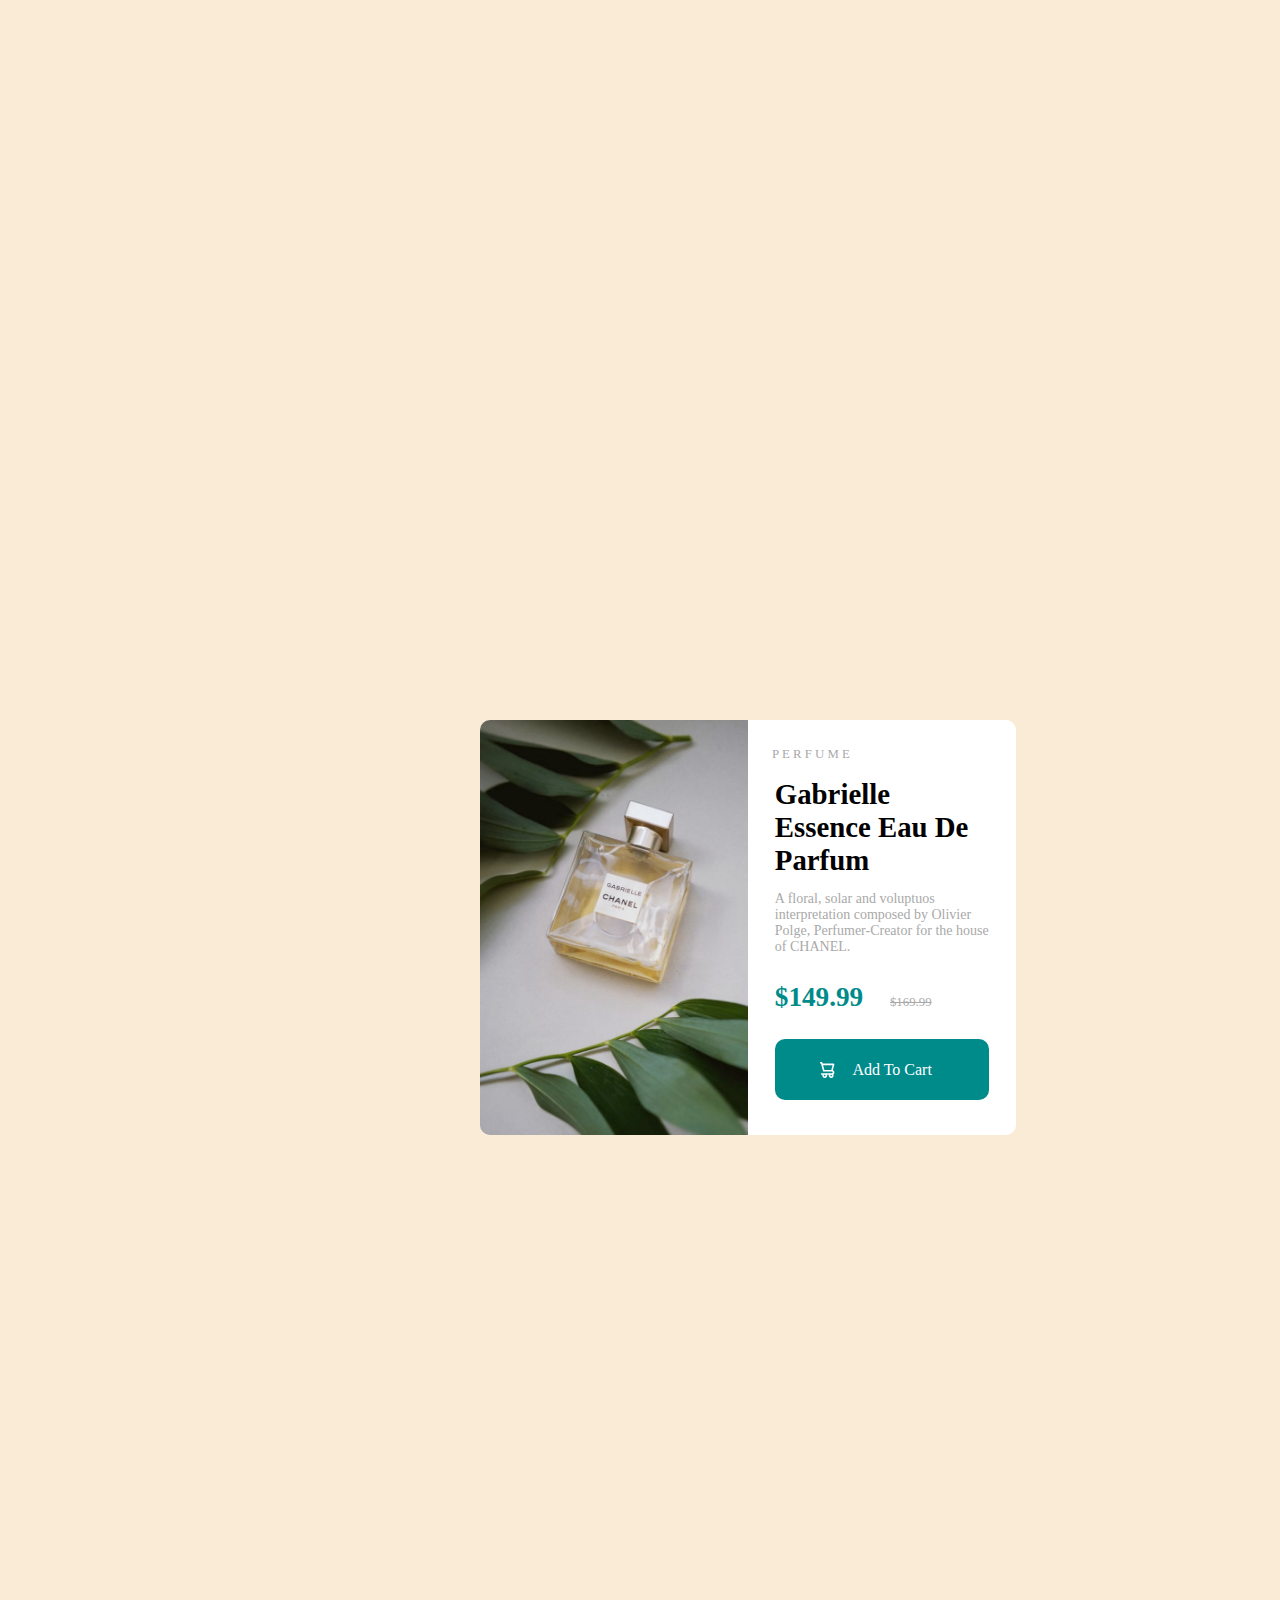
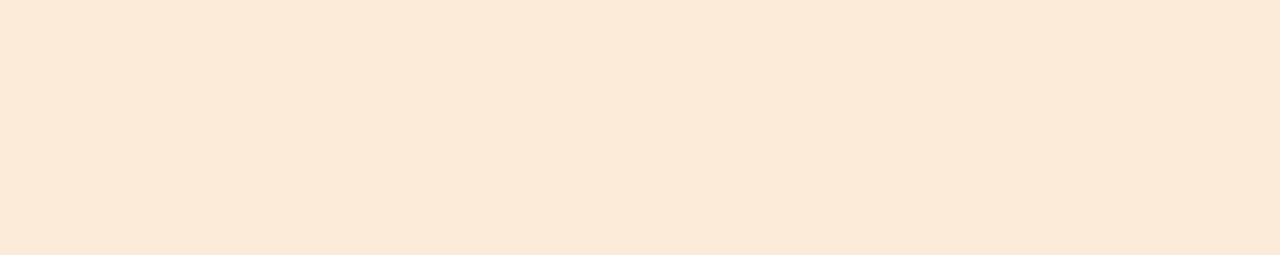
<file: index.html>
<html>
    <head>
        <title>Product preview card component</title>
        <link rel = "stylesheet" href = "ppcc.css" />
    </head>
    <body>
        <div class = "product">
            <ul>
                <img src = "image-product-desktop.jpg" id = "image">
                <div id="text">
                    <li id ="perfume">P E R F U M E</li>
                    <li id = "bold">Gabrielle Essence Eau De Parfum</li>
                    <p>A floral, solar and voluptuos interpretation composed by Olivier Polge, Perfumer-Creator for the house of CHANEL.</p>
                    <div id = "price">
                        <li id = "new">$149.99</li>
                        <li id = "old">$169.99</li>
                    </div>
                    <ul id = "cart">
                        <svg width="15" height="16" xmlns="http://www.w3.org/2000/svg"><path d="M14.383 10.388a2.397 2.397 0 0 0-1.518-2.222l1.494-5.593a.8.8 0 0 0-.144-.695.8.8 0 0 0-.631-.28H2.637L2.373.591A.8.8 0 0 0 1.598 0H0v1.598h.983l1.982 7.4a.8.8 0 0 0 .799.59h8.222a.8.8 0 0 1 0 1.599H1.598a.8.8 0 1 0 0 1.598h.943a2.397 2.397 0 1 0 4.507 0h1.885a2.397 2.397 0 1 0 4.331-.376 2.397 2.397 0 0 0 1.12-2.021ZM11.26 7.99H4.395L3.068 3.196h9.477L11.26 7.991Zm-6.465 6.392a.8.8 0 1 1 0-1.598.8.8 0 0 1 0 1.598Zm6.393 0a.8.8 0 1 1 0-1.598.8.8 0 0 1 0 1.598Z" fill="#FFF"/></svg>
                        <li>Add To Cart</li>
                    </div>
                </div>
            </ul>
        </div>
    </body>
</html>
</file>
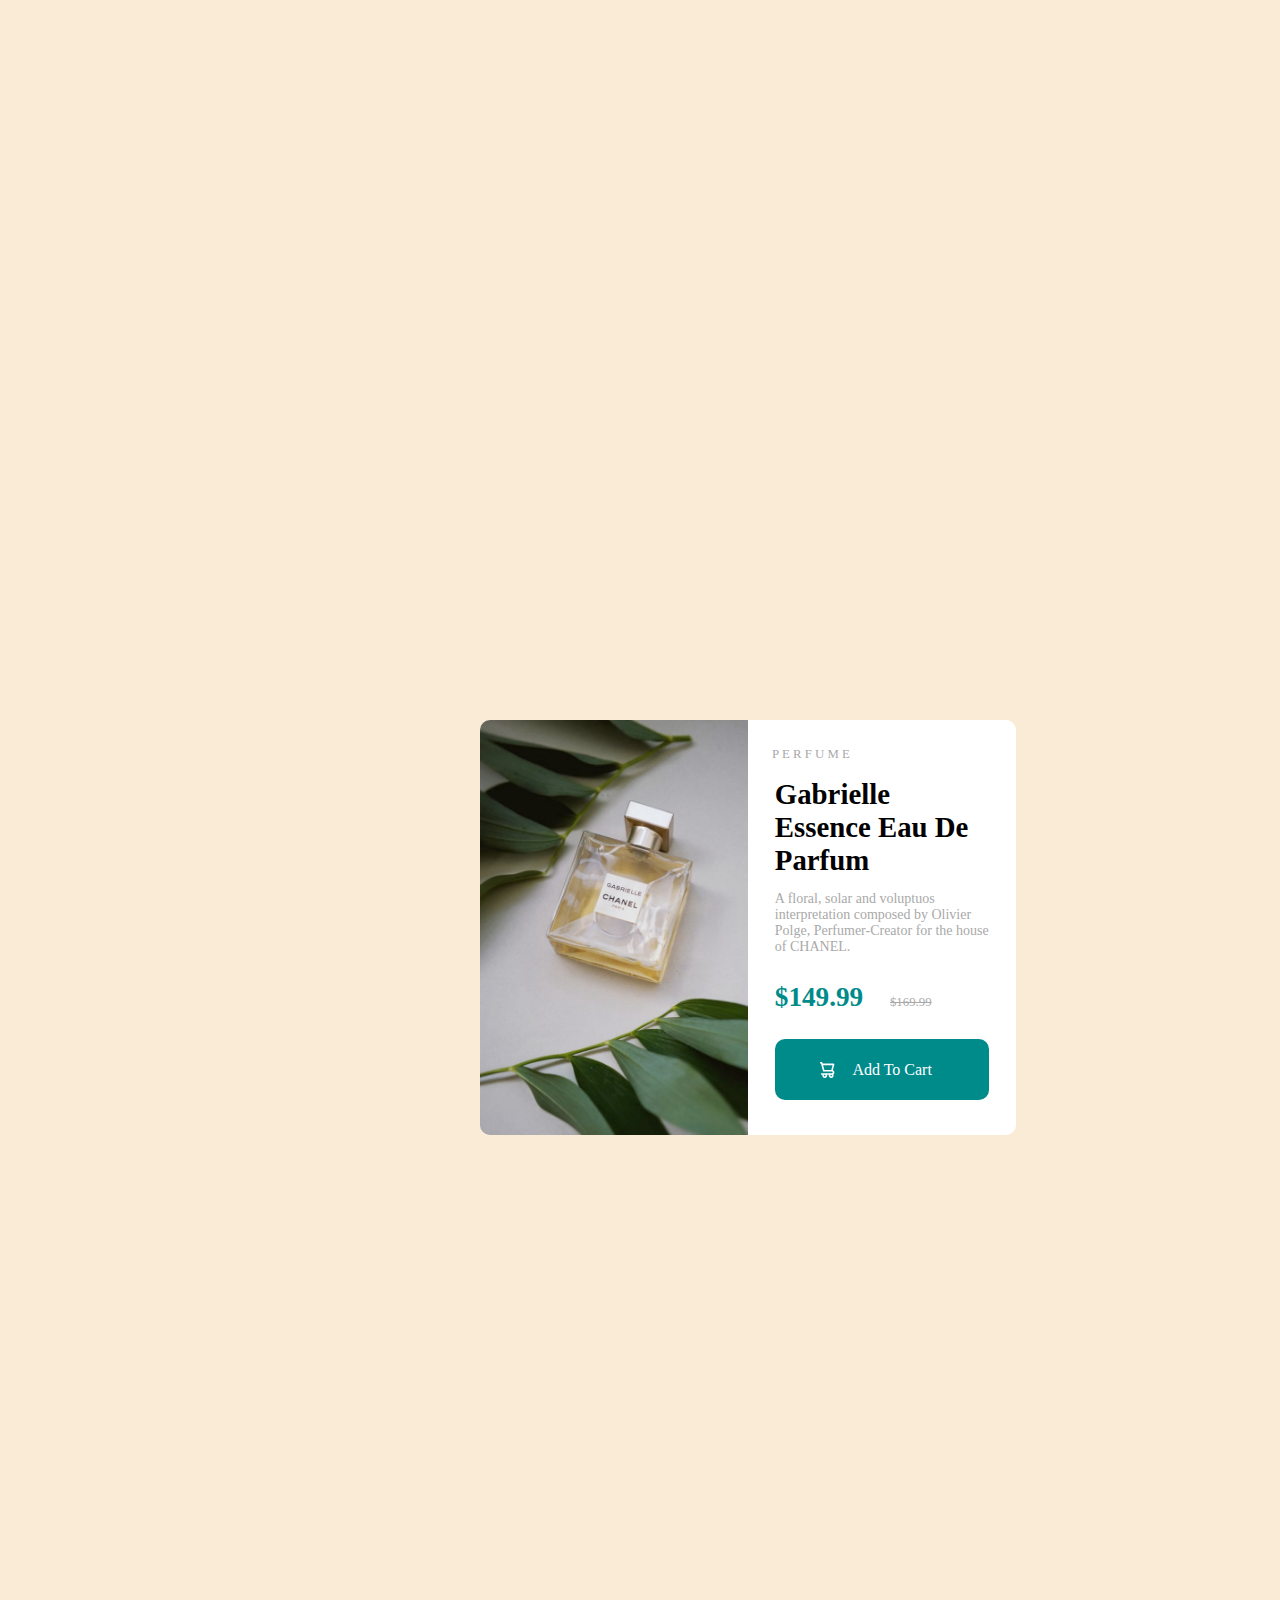
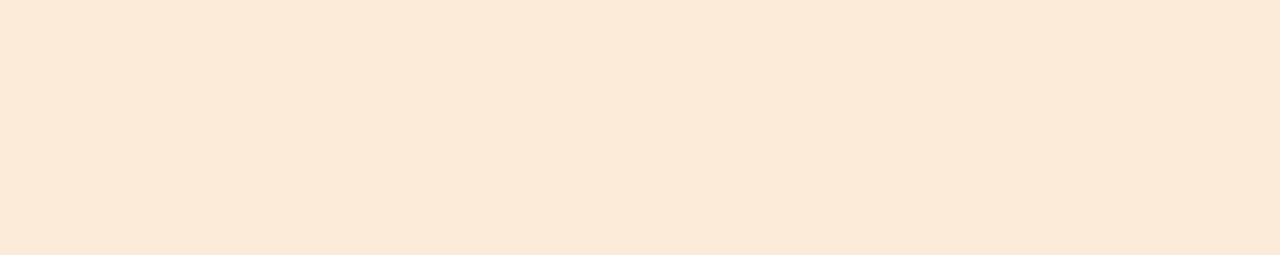
<file: ppcc.html>
<html>
    <head>
        <title>Product preview card component</title>
        <link rel = "stylesheet" href = "ppcc.css" />
    </head>
    <body>
        <div class = "product">
            <ul>
                <img src = "image-product-desktop.jpg" id = "image">
                <div id="text">
                    <li id ="perfume">P E R F U M E</li>
                    <li id = "bold">Gabrielle Essence Eau De Parfum</li>
                    <p>A floral, solar and voluptuos interpretation composed by Olivier Polge, Perfumer-Creator for the house of CHANEL.</p>
                    <div id = "price">
                        <li id = "new">$149.99</li>
                        <li id = "old">$169.99</li>
                    </div>
                    <ul id = "cart">
                        <svg width="15" height="16" xmlns="http://www.w3.org/2000/svg"><path d="M14.383 10.388a2.397 2.397 0 0 0-1.518-2.222l1.494-5.593a.8.8 0 0 0-.144-.695.8.8 0 0 0-.631-.28H2.637L2.373.591A.8.8 0 0 0 1.598 0H0v1.598h.983l1.982 7.4a.8.8 0 0 0 .799.59h8.222a.8.8 0 0 1 0 1.599H1.598a.8.8 0 1 0 0 1.598h.943a2.397 2.397 0 1 0 4.507 0h1.885a2.397 2.397 0 1 0 4.331-.376 2.397 2.397 0 0 0 1.12-2.021ZM11.26 7.99H4.395L3.068 3.196h9.477L11.26 7.991Zm-6.465 6.392a.8.8 0 1 1 0-1.598.8.8 0 0 1 0 1.598Zm6.393 0a.8.8 0 1 1 0-1.598.8.8 0 0 1 0 1.598Z" fill="#FFF"/></svg>
                        <li>Add To Cart</li>
                    </div>
                </div>
            </ul>
        </div>
    </body>
</html>
</file>
<file: ppcc.css>
body{
    background-color: antiquewhite;
    width: 1440px;
}

.product{
    width: 100%;
}

ul{
    list-style-type: none;
    display: flex;
    margin: 50% 30% ;
}


#text{
    background-color: white;
    width: 50%;
    border-radius: 0 10px 10px 0;
}


#perfume{
    color: darkgrey;
    font-family: 'Dancing Script', cursive;
    margin-top: 10%;
    margin-left: 9%;
    font-size: 80%;
    margin-bottom: 6%;
}

#text p{
    margin-left: 10%;
    font-size: 14px;
    font-weight: 500;
    color: darkgray;
    font-family: 'Dancing Script', cursive;
    margin-right: 10%;
}

#price{
    margin-left: 0%;
    display: flex;
    margin-top: 10%;
}

#image{
    width: 50%;
    border-radius: 10px 0 0 10px;
}

#old{
    text-decoration: line-through;
    color: darkgray;
    font-family: 'Dancing Script', cursive;
    padding-top: 13px;
    font-size: 80%;
    margin-left: 10%;
}

#cart{
    background-color: darkcyan;
    padding: 8%;
    margin-left: 10%;
    border-radius: 10px;
    margin-right: 10%;
    align-items: center;
    margin-top: 10%;
    margin-bottom: 13%;
}

#cart svg{
    margin-left: 14%;
}

#cart li{
    margin-left: 10%;
    color: white;
}

#bold{
    
    font-weight: 700;
    margin-right: 10%;
    margin-left: 10%;
    font-size: 180%;
    
}

#new{
    font-family: 'Dancing Script', cursive;
    color: darkcyan;
    font-weight: 700;
    font-size: 170%;
    margin-left: 10%;
}
</file>
